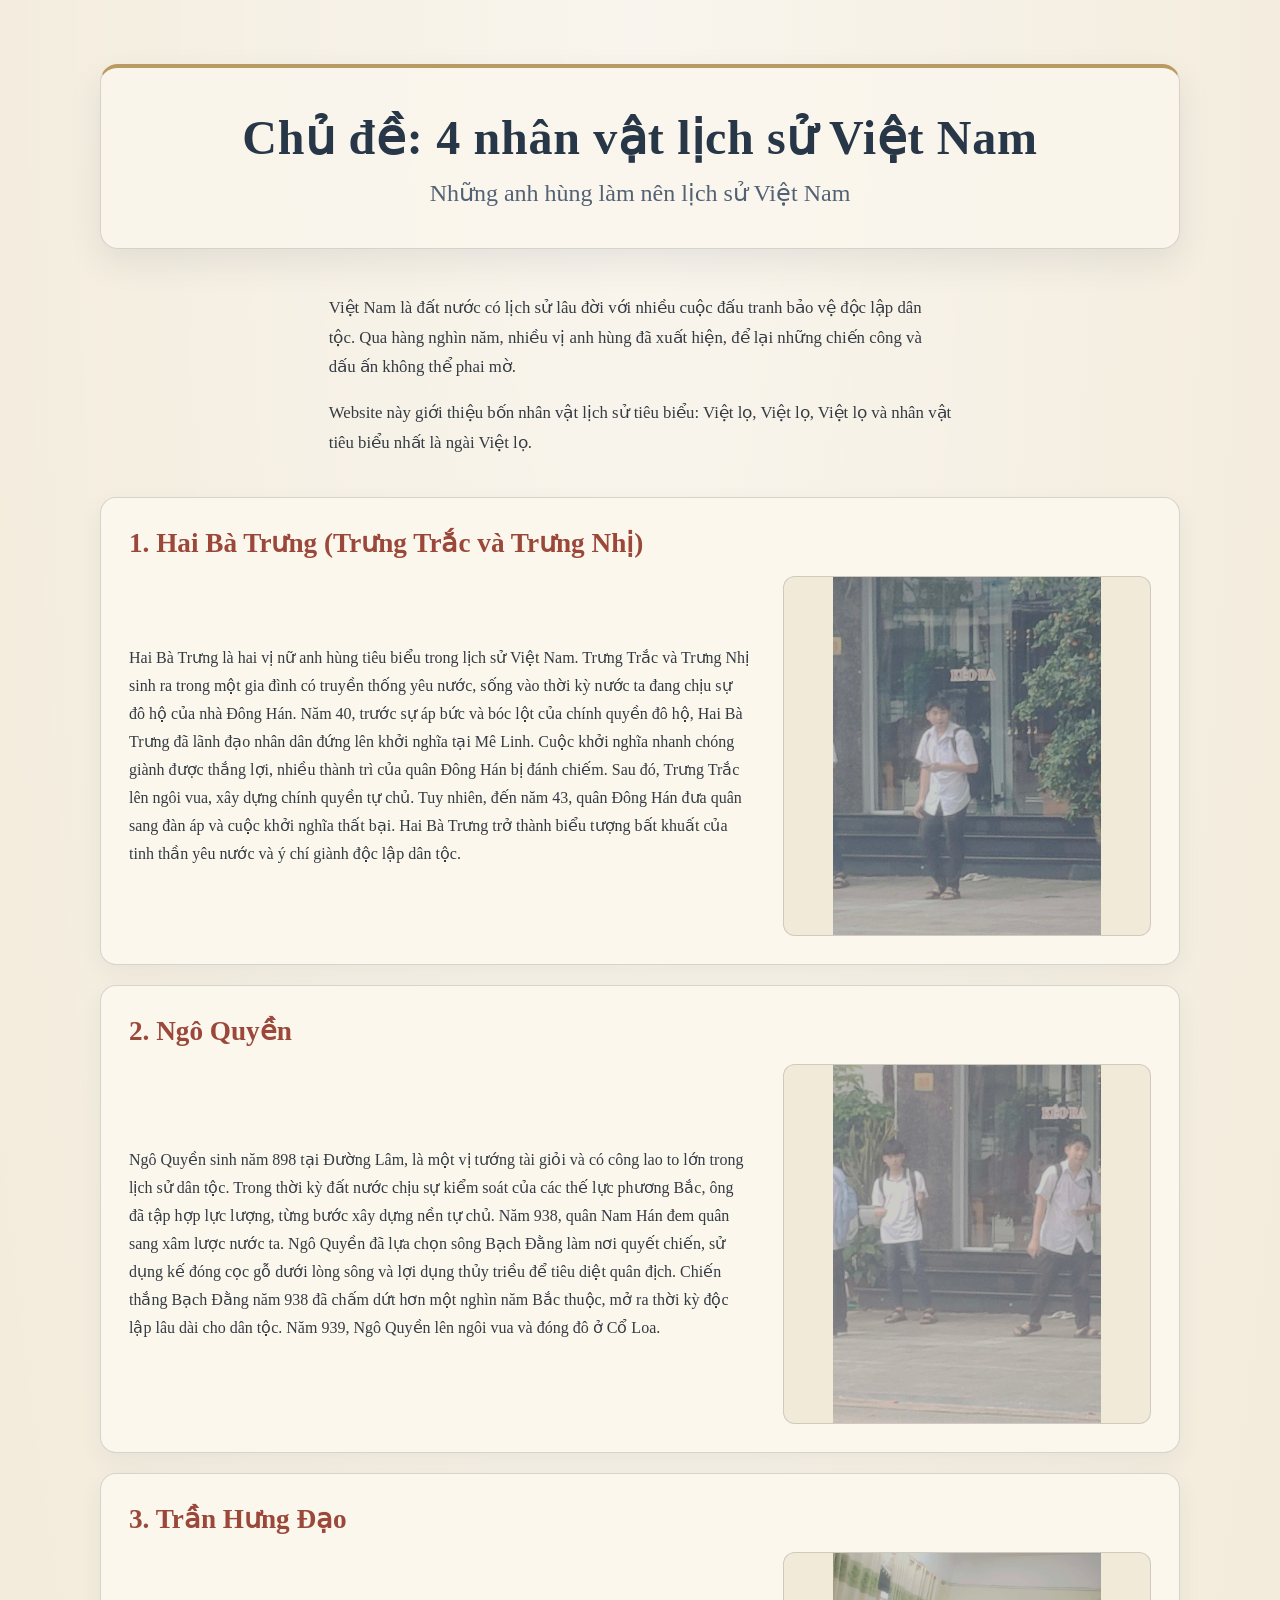
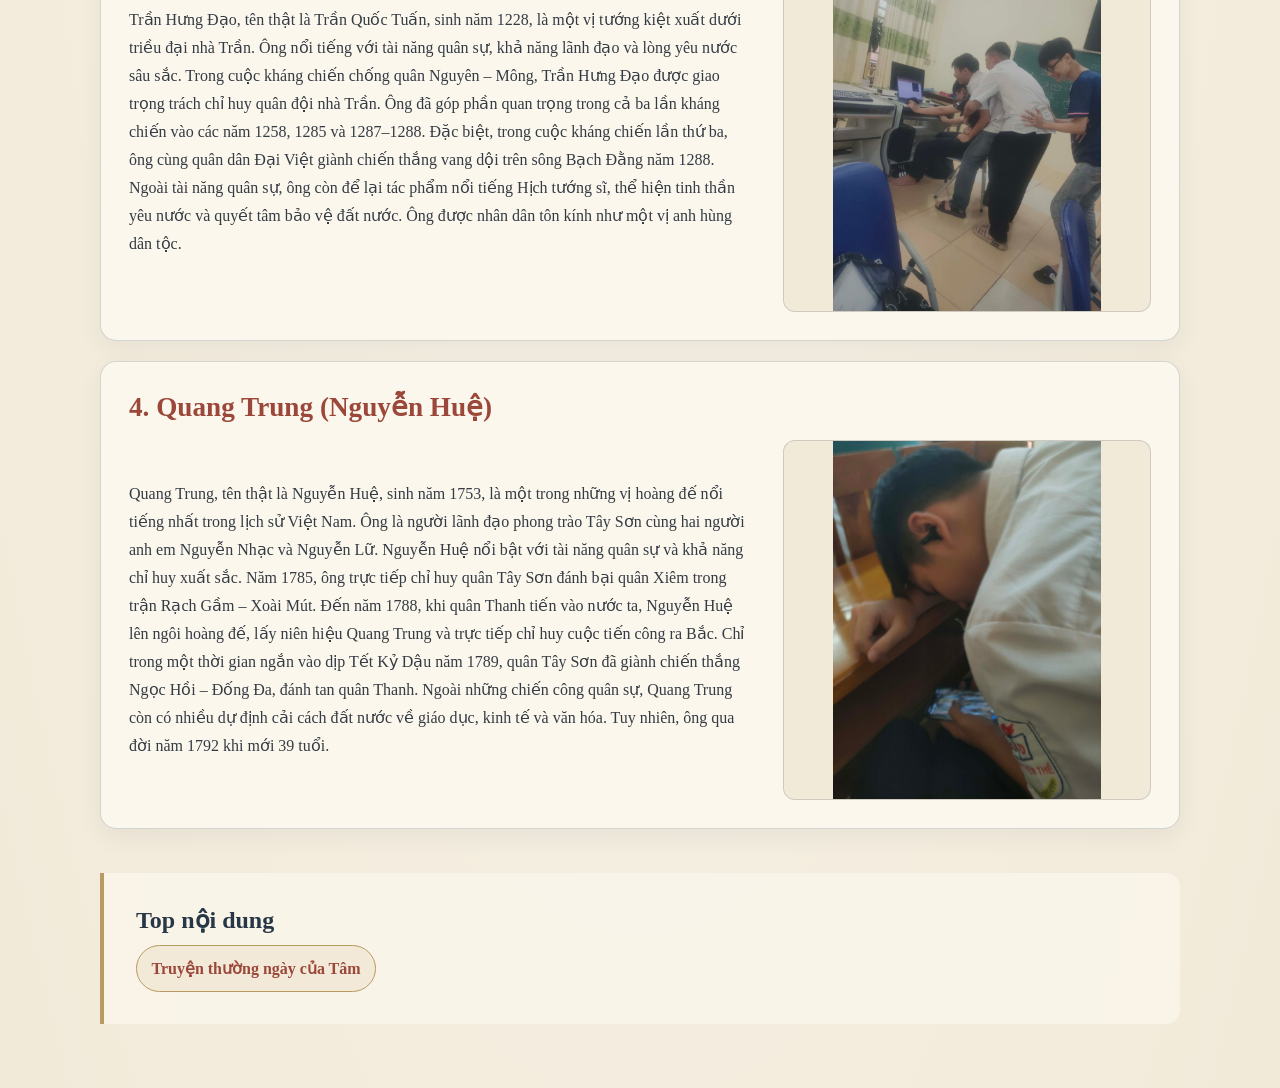
<file: index.html>
<!doctype html>
<html lang="vi">
  <head>
    <meta charset="UTF-8" />
    <meta name="viewport" content="width=device-width, initial-scale=1.0" />
    <title>Fake news :))</title>
    <meta name="theme-color" content="#283747" />
    <link rel="icon" href="Source/2.jpg" type="image/jpeg" />
    <link rel="stylesheet" href="style.css" />
  </head>
  <body>
    <main class="page-shell page-home">
      <header class="page-intro">
    <h1>Chủ đề: 4 nhân vật lịch sử Việt Nam</h1>
    <h2>Những anh hùng làm nên lịch sử Việt Nam</h2>
      </header>
      <section class="intro-copy">
    <p>
      Việt Nam là đất nước có lịch sử lâu đời với nhiều cuộc đấu tranh bảo vệ
      độc lập dân tộc. Qua hàng nghìn năm, nhiều vị anh hùng đã xuất hiện, để
      lại những chiến công và dấu ấn không thể phai mờ.
    </p>
    <p>
      Website này giới thiệu bốn nhân vật lịch sử tiêu biểu: Việt lọ, Việt lọ,
      Việt lọ và nhân vật tiêu biểu nhất là ngài Việt lọ.
    </p>
      </section>
      <div class="history-list">
      <section class="history-card">
    <h2>1. Hai Bà Trưng (Trưng Trắc và Trưng Nhị)</h2>
    <p>
      Hai Bà Trưng là hai vị nữ anh hùng tiêu biểu trong lịch sử Việt Nam. Trưng
      Trắc và Trưng Nhị sinh ra trong một gia đình có truyền thống yêu nước,
      sống vào thời kỳ nước ta đang chịu sự đô hộ của nhà Đông Hán. Năm 40,
      trước sự áp bức và bóc lột của chính quyền đô hộ, Hai Bà Trưng đã lãnh đạo
      nhân dân đứng lên khởi nghĩa tại Mê Linh. Cuộc khởi nghĩa nhanh chóng
      giành được thắng lợi, nhiều thành trì của quân Đông Hán bị đánh chiếm. Sau
      đó, Trưng Trắc lên ngôi vua, xây dựng chính quyền tự chủ. Tuy nhiên, đến
      năm 43, quân Đông Hán đưa quân sang đàn áp và cuộc khởi nghĩa thất bại.
      Hai Bà Trưng trở thành biểu tượng bất khuất của tinh thần yêu nước và ý
      chí giành độc lập dân tộc.
    </p>
    <img src="Source/1.jpeg" alt="Ảnh minh họa cho mục Hai Bà Trưng" width="400" loading="lazy" decoding="async" />
      </section>
      <section class="history-card">
    <h2>2. Ngô Quyền</h2>
    <p>
      Ngô Quyền sinh năm 898 tại Đường Lâm, là một vị tướng tài giỏi và có công
      lao to lớn trong lịch sử dân tộc. Trong thời kỳ đất nước chịu sự kiểm soát
      của các thế lực phương Bắc, ông đã tập hợp lực lượng, từng bước xây dựng
      nền tự chủ. Năm 938, quân Nam Hán đem quân sang xâm lược nước ta. Ngô
      Quyền đã lựa chọn sông Bạch Đằng làm nơi quyết chiến, sử dụng kế đóng cọc
      gỗ dưới lòng sông và lợi dụng thủy triều để tiêu diệt quân địch. Chiến
      thắng Bạch Đằng năm 938 đã chấm dứt hơn một nghìn năm Bắc thuộc, mở ra
      thời kỳ độc lập lâu dài cho dân tộc. Năm 939, Ngô Quyền lên ngôi vua và
      đóng đô ở Cổ Loa.
    </p>
    <img src="Source/2.jpeg" alt="Ảnh minh họa cho mục Ngô Quyền" width="400" loading="lazy" decoding="async" />
      </section>
      <section class="history-card">
    <h2>3. Trần Hưng Đạo</h2>
    <p>
      Trần Hưng Đạo, tên thật là Trần Quốc Tuấn, sinh năm 1228, là một vị tướng
      kiệt xuất dưới triều đại nhà Trần. Ông nổi tiếng với tài năng quân sự, khả
      năng lãnh đạo và lòng yêu nước sâu sắc. Trong cuộc kháng chiến chống quân
      Nguyên – Mông, Trần Hưng Đạo được giao trọng trách chỉ huy quân đội nhà
      Trần. Ông đã góp phần quan trọng trong cả ba lần kháng chiến vào các năm
      1258, 1285 và 1287–1288. Đặc biệt, trong cuộc kháng chiến lần thứ ba, ông
      cùng quân dân Đại Việt giành chiến thắng vang dội trên sông Bạch Đằng năm
      1288. Ngoài tài năng quân sự, ông còn để lại tác phẩm nổi tiếng Hịch tướng
      sĩ, thể hiện tinh thần yêu nước và quyết tâm bảo vệ đất nước. Ông được
      nhân dân tôn kính như một vị anh hùng dân tộc.
    </p>
    <img src="Source/3.jpeg" alt="Ảnh minh họa cho mục Trần Hưng Đạo" width="400" loading="lazy" decoding="async" />
      </section>
      <section class="history-card">
    <h2>4. Quang Trung (Nguyễn Huệ)</h2>
    <p>
      Quang Trung, tên thật là Nguyễn Huệ, sinh năm 1753, là một trong những vị
      hoàng đế nổi tiếng nhất trong lịch sử Việt Nam. Ông là người lãnh đạo
      phong trào Tây Sơn cùng hai người anh em Nguyễn Nhạc và Nguyễn Lữ. Nguyễn
      Huệ nổi bật với tài năng quân sự và khả năng chỉ huy xuất sắc. Năm 1785,
      ông trực tiếp chỉ huy quân Tây Sơn đánh bại quân Xiêm trong trận Rạch Gầm
      – Xoài Mút. Đến năm 1788, khi quân Thanh tiến vào nước ta, Nguyễn Huệ lên
      ngôi hoàng đế, lấy niên hiệu Quang Trung và trực tiếp chỉ huy cuộc tiến
      công ra Bắc. Chỉ trong một thời gian ngắn vào dịp Tết Kỷ Dậu năm 1789,
      quân Tây Sơn đã giành chiến thắng Ngọc Hồi – Đống Đa, đánh tan quân Thanh.
      Ngoài những chiến công quân sự, Quang Trung còn có nhiều dự định cải cách
      đất nước về giáo dục, kinh tế và văn hóa. Tuy nhiên, ông qua đời năm 1792
      khi mới 39 tuổi.
    </p>
    <img src="Source/4.jpeg" alt="Ảnh minh họa cho mục Quang Trung" width="400" loading="lazy" decoding="async" />
      </section>
      </div>
      <section class="more-content">
    <h2>Top nội dung</h2>
    <a href="Content/TamStory.html">Truyện thường ngày của Tâm</a><br />
      </section>
    </main>
  </body>
</html>
</file>
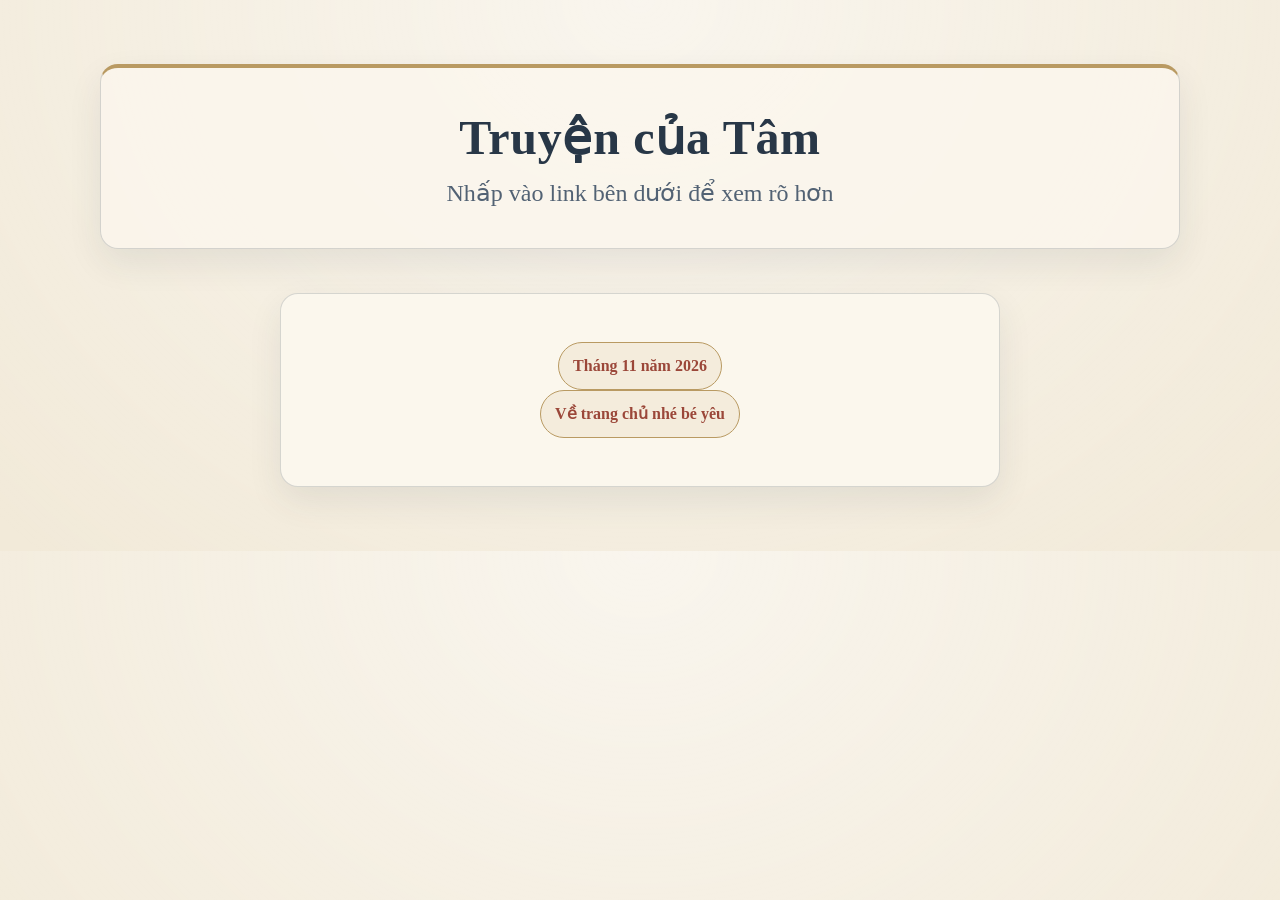
<file: Content/TamStory.html>
<!doctype html>
<html lang="vi">
  <head>
    <meta charset="UTF-8" />
    <meta name="viewport" content="width=device-width, initial-scale=1.0" />
    <meta name="theme-color" content="#283747" />
    <title>TamStory</title>
    <link rel="stylesheet" href="../style.css" />
  </head>
  <body>
    <main class="page-shell archive-page">
      <header class="page-intro">
    <h1>Truyện của Tâm</h1>
    <h2>Nhấp vào link bên dưới để xem rõ hơn</h2>
      </header>
      <section class="archive-panel">
    <a href="TamStoryContent/Nov26.html"> Tháng 11 năm 2026</a><br />
    <a href="../index.html">Về trang chủ nhé bé yêu</a>
      </section>
    </main>
  </body>
</html>
</file>
<file: style.css>
:root {
  color-scheme: light;
  --paper: #f2ead9;
  --paper-light: #fbf7ed;
  --paper-shadow: #e8ddc7;
  --indigo: #283747;
  --indigo-soft: #526274;
  --brick: #9b4739;
  --antique-gold: #b99a62;
  --line: rgba(40, 55, 71, 0.18);
  --shadow: 0 14px 34px rgba(40, 55, 71, 0.09);
}

* { box-sizing: border-box; }
html { scroll-behavior: smooth; }

body {
  margin: 0;
  color: var(--indigo);
  background: radial-gradient(ellipse at top, rgba(255, 255, 255, 0.55), transparent 55rem), var(--paper);
  font-family: Georgia, "Times New Roman", serif;
  font-size: 1rem;
  line-height: 1.75;
}

.page-shell {
  width: min(100% - 2rem, 1080px);
  margin-inline: auto;
  padding-block: clamp(1.5rem, 5vw, 4rem);
}

.page-intro {
  margin-bottom: clamp(1.5rem, 4vw, 2.75rem);
  padding: clamp(1.25rem, 4vw, 2.5rem);
  border: 1px solid var(--line);
  border-top: 4px solid var(--antique-gold);
  border-radius: 18px;
  background: rgba(251, 247, 237, 0.78);
  box-shadow: var(--shadow);
  text-align: center;
}

h1, h2, h3, p { margin-top: 0; }
h1, h2, h3 { color: var(--indigo); line-height: 1.25; }
h1 { margin-bottom: 0.65rem; font-size: clamp(1.8rem, 5vw, 3rem); letter-spacing: 0.015em; }

.page-intro h2 {
  margin-bottom: 0;
  color: var(--indigo-soft);
  font-size: clamp(1.1rem, 2.7vw, 1.5rem);
  font-weight: 400;
}

p { color: #343b43; }
a { color: var(--brick); text-decoration-thickness: 1px; text-underline-offset: 0.2em; }
a:hover { color: var(--indigo); }
a:focus-visible { outline: 3px solid var(--antique-gold); outline-offset: 4px; border-radius: 4px; }

.intro-copy {
  max-width: 78ch;
  margin: 0 auto clamp(1.5rem, 4vw, 2.5rem);
  padding-inline: clamp(0.25rem, 2vw, 1rem);
  font-size: 1.05rem;
}

.history-list { display: grid; gap: 1.25rem; }
.history-card {
  display: grid;
  grid-template-columns: minmax(0, 1.35fr) minmax(220px, 0.8fr);
  align-items: center;
  gap: 0.75rem clamp(1rem, 3vw, 2rem);
  padding: clamp(1rem, 3vw, 1.75rem);
  border: 1px solid var(--line);
  border-radius: 16px;
  background: var(--paper-light);
  box-shadow: 0 8px 24px rgba(40, 55, 71, 0.06);
}
.history-card h2 { grid-column: 1 / -1; margin-bottom: 0.25rem; color: var(--brick); font-size: clamp(1.25rem, 3vw, 1.7rem); }
.history-card p { margin-bottom: 0; }
.history-card img { width: 100%; max-width: 100%; max-height: 360px; height: auto; object-fit: contain; border: 1px solid var(--line); border-radius: 12px; background: var(--paper); }

.more-content {
  margin-top: clamp(1.5rem, 4vw, 2.75rem);
  padding: clamp(1.25rem, 3vw, 2rem);
  border-left: 4px solid var(--antique-gold);
  border-radius: 0 14px 14px 0;
  background: rgba(251, 247, 237, 0.74);
}
.more-content h2 { margin-bottom: 0.6rem; color: var(--indigo); }

.archive-panel {
  width: min(100%, 720px);
  margin: 0 auto;
  padding: clamp(1.5rem, 5vw, 3rem);
  border: 1px solid var(--line);
  border-radius: 18px;
  background: var(--paper-light);
  box-shadow: var(--shadow);
  text-align: center;
}
.archive-panel h2 { margin-bottom: 1.5rem; color: var(--indigo-soft); font-size: clamp(1.1rem, 2.8vw, 1.45rem); font-weight: 400; }
.archive-panel a, .more-content a, .journal-entry > a {
  display: inline-block;
  padding: 0.55rem 0.9rem;
  border: 1px solid var(--antique-gold);
  border-radius: 999px;
  background: rgba(185, 154, 98, 0.12);
  font-weight: 700;
  text-decoration: none;
  transition: background-color 160ms ease, transform 160ms ease;
}
.archive-panel a:hover, .more-content a:hover, .journal-entry > a:hover { background: rgba(185, 154, 98, 0.25); transform: translateY(-1px); }

.journal-entry {
  display: grid;
  grid-template-columns: repeat(auto-fit, minmax(min(100%, 230px), 1fr));
  align-items: start;
  gap: clamp(0.65rem, 2vw, 1rem);
  margin-bottom: clamp(1.25rem, 3vw, 2rem);
  padding: clamp(1rem, 3vw, 1.75rem);
  border: 1px solid var(--line);
  border-radius: 16px;
  background: rgba(251, 247, 237, 0.9);
  box-shadow: 0 8px 24px rgba(40, 55, 71, 0.06);
}
.journal-entry > h1, .journal-entry > h2, .journal-entry > h3, .journal-entry > p, .journal-entry > a { grid-column: 1 / -1; }
.journal-entry > h1, .journal-entry > h2 { margin-bottom: 0.35rem; color: var(--brick); font-size: clamp(1.35rem, 3.2vw, 1.9rem); }
.journal-entry > h3 { margin: 0; color: var(--indigo-soft); font-size: clamp(1.05rem, 2.5vw, 1.25rem); font-weight: 400; }
.journal-entry > p { margin-bottom: 0; }
.journal-entry > img, .journal-entry > video { display: block; width: 100%; max-width: 100%; max-height: 560px; height: auto; border: 1px solid var(--line); border-radius: 12px; background: var(--paper-shadow); object-fit: contain; }
.journal-entry > video { aspect-ratio: 16 / 10; }
.journal-entry > br { display: none; }

@media (max-width: 680px) {
  .page-shell { width: min(100% - 1.1rem, 1080px); padding-block: 0.8rem 1.5rem; }
  .page-intro { border-radius: 14px; }
  .history-card { grid-template-columns: minmax(0, 1fr); }
  .history-card img { max-height: 440px; }
  .journal-entry { grid-template-columns: repeat(auto-fit, minmax(min(100%, 145px), 1fr)); }
  .journal-entry > video { grid-column: 1 / -1; }
}

@media (prefers-reduced-motion: reduce) {
  html { scroll-behavior: auto; }
  *, *::before, *::after { transition-duration: 0.01ms !important; }
}
</file>
